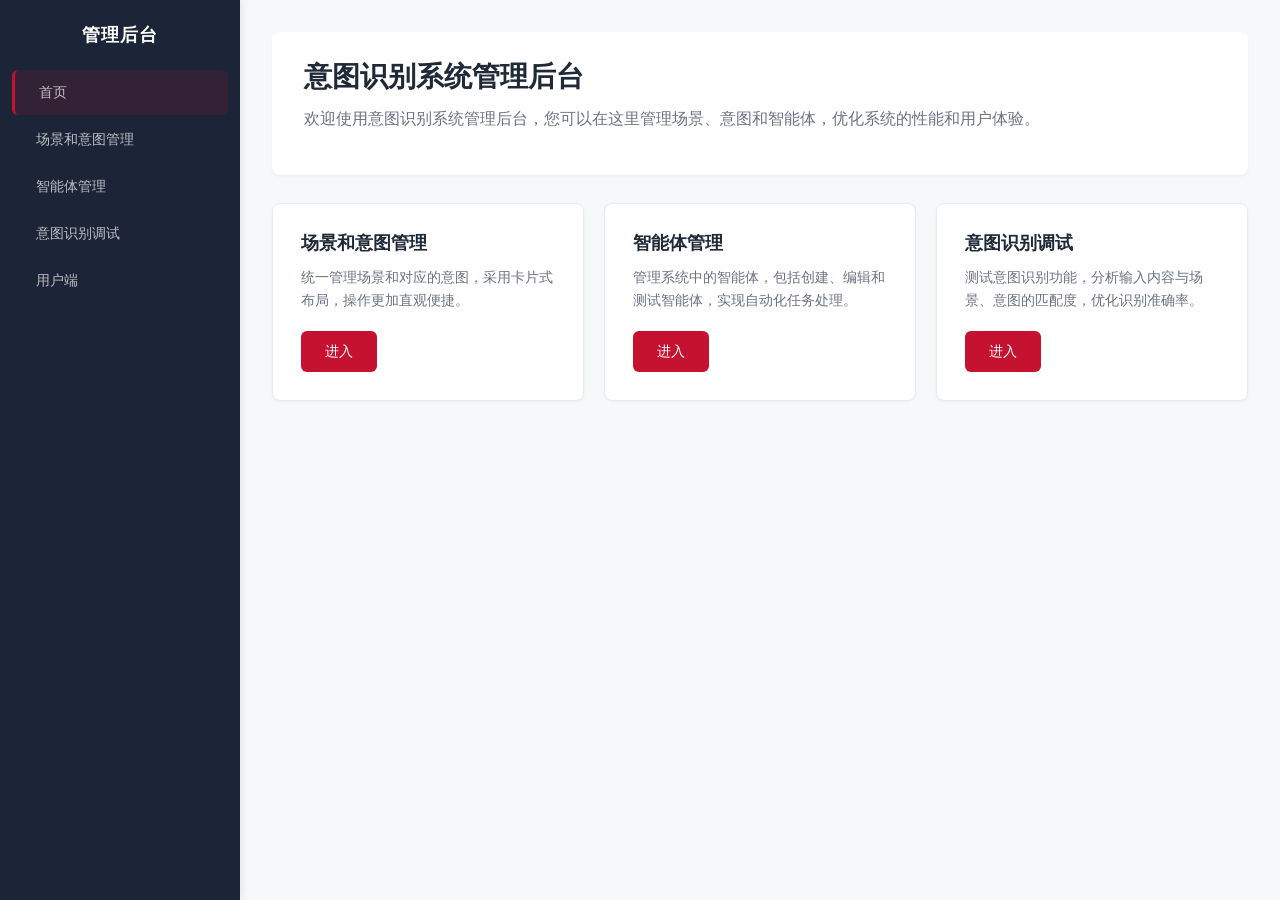
<file: templates/admin/index.html>
<!DOCTYPE html>
<html lang="zh-CN">
<head>
    <meta charset="UTF-8">
    <meta name="viewport" content="width=device-width, initial-scale=1.0">
    <title>意图识别系统管理后台</title>
    <link href="https://cdn.jsdelivr.net/npm/bootstrap@5.3.0/dist/css/bootstrap.min.css" rel="stylesheet">
    <script src="https://cdn.jsdelivr.net/npm/bootstrap@5.3.0/dist/js/bootstrap.bundle.min.js"></script>
    <style>
        * {
            margin: 0;
            padding: 0;
            box-sizing: border-box;
        }
        body {
            font-family: -apple-system, BlinkMacSystemFont, 'Segoe UI', Roboto, 'PingFang SC', 'Microsoft YaHei', sans-serif;
        }
        .sidebar {
            height: 100vh;
            position: fixed;
            top: 0;
            left: 0;
            width: 240px;
            background: #1B2537;
            color: white;
            padding-top: 24px;
            box-shadow: 2px 0 8px rgba(0,0,0,0.08);
            transition: all 0.2s ease;
            z-index: 100;
        }
        .sidebar h3 {
            font-weight: 600;
            font-size: 1.15rem;
            margin-bottom: 32px;
            letter-spacing: 1px;
        }
        .sidebar a {
            color: rgba(255,255,255,0.7);
            text-decoration: none;
            display: block;
            padding: 12px 24px;
            margin: 2px 12px;
            border-radius: 6px;
            transition: all 0.2s ease;
            font-weight: 400;
            font-size: 14px;
        }
        .sidebar a:hover {
            background-color: rgba(255,255,255,0.06);
            color: white;
        }
        .content {
            margin-left: 240px;
            padding: 32px;
            background-color: #F7F8FA;
            min-height: 100vh;
        }
        .active {
            background-color: rgba(196, 18, 48, 0.15);
            color: #F87171;
            border-left: 3px solid #C41230;
            border-radius: 0 6px 6px 0;
            margin-left: 0;
            padding-left: 21px;
            font-weight: 500;
        }
        .header-section {
            background: white;
            padding: 28px 32px;
            border-radius: 8px;
            margin-bottom: 28px;
            box-shadow: 0 1px 3px rgba(0,0,0,0.05);
        }
        h1 {
            font-weight: 600;
            color: #1F2937;
            margin-bottom: 12px;
            font-size: 1.75rem;
        }
        .lead {
            color: #6B7280;
            font-size: 1rem;
            line-height: 1.6;
        }
        .card-container {
            display: grid;
            grid-template-columns: repeat(auto-fit, minmax(280px, 1fr));
            gap: 20px;
            margin-top: 28px;
        }
        .card {
            background: white;
            border-radius: 8px;
            border: 1px solid #E8EAED;
            box-shadow: 0 1px 3px rgba(0,0,0,0.04);
            transition: box-shadow 0.2s ease;
            overflow: hidden;
        }
        .card:hover {
            box-shadow: 0 4px 12px rgba(0,0,0,0.08);
        }
        .card-body {
            padding: 28px;
        }
        .card-title {
            font-weight: 600;
            color: #1F2937;
            margin-bottom: 12px;
            font-size: 1.15rem;
        }
        .card-text {
            color: #6B7280;
            line-height: 1.6;
            margin-bottom: 20px;
            font-size: 14px;
        }
        .btn-primary {
            background: #C41230;
            border: none;
            padding: 10px 24px;
            border-radius: 6px;
            font-weight: 500;
            font-size: 14px;
            transition: background-color 0.2s ease, box-shadow 0.2s ease;
        }
        .btn-primary:hover {
            background: #A0102A;
            box-shadow: 0 2px 8px rgba(196, 18, 48, 0.2);
        }
        @media (max-width: 768px) {
            .sidebar {
                width: 100%;
                height: auto;
                position: relative;
            }
            .content {
                margin-left: 0;
                padding: 20px;
            }
            .card-container {
                grid-template-columns: 1fr;
            }
        }
    </style>
</head>
<body>
    <div class="sidebar">
        <h3 class="text-center mb-4">管理后台</h3>
        <a href="/admin" class="active">首页</a>
        <a href="/admin/scene-intent">场景和意图管理</a>
        <a href="/admin/agents">智能体管理</a>
        <a href="/admin/debug">意图识别调试</a>
        <a href="/">用户端</a>
    </div>
    
    <div class="content">
        <div class="header-section">
            <h1>意图识别系统管理后台</h1>
            <p class="lead">欢迎使用意图识别系统管理后台，您可以在这里管理场景、意图和智能体，优化系统的性能和用户体验。</p>
        </div>
        
        <div class="card-container">
            <div class="card">
                <div class="card-body">
                    <h5 class="card-title">场景和意图管理</h5>
                    <p class="card-text">统一管理场景和对应的意图，采用卡片式布局，操作更加直观便捷。</p>
                    <a href="/admin/scene-intent" class="btn btn-primary">进入</a>
                </div>
            </div>
            <div class="card">
                <div class="card-body">
                    <h5 class="card-title">智能体管理</h5>
                    <p class="card-text">管理系统中的智能体，包括创建、编辑和测试智能体，实现自动化任务处理。</p>
                    <a href="/admin/agents" class="btn btn-primary">进入</a>
                </div>
            </div>
            <div class="card">
                <div class="card-body">
                    <h5 class="card-title">意图识别调试</h5>
                    <p class="card-text">测试意图识别功能，分析输入内容与场景、意图的匹配度，优化识别准确率。</p>
                    <a href="/admin/debug" class="btn btn-primary">进入</a>
                </div>
            </div>
        </div>
    </div>
</body>
</html>
</file>
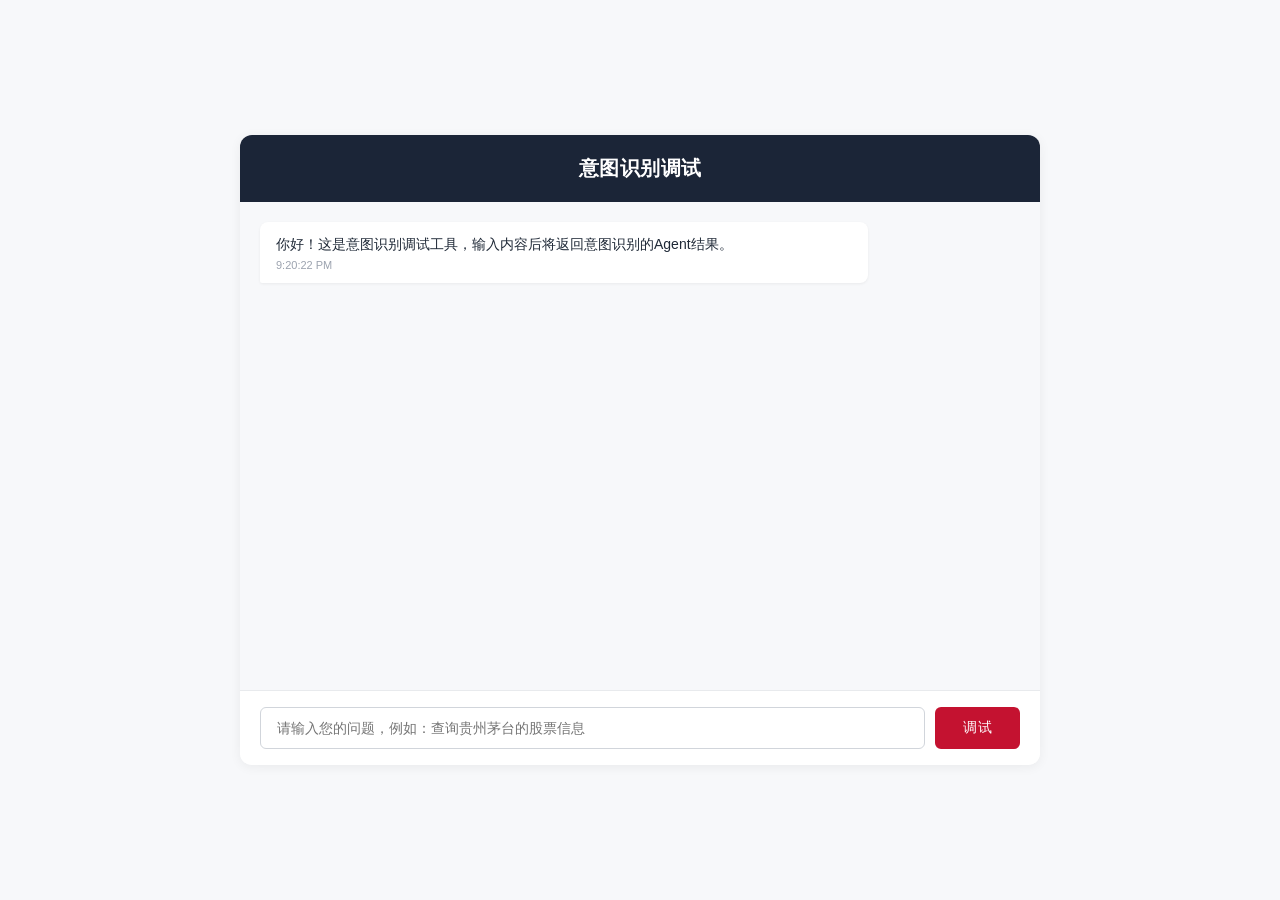
<file: templates/debug.html>
<!DOCTYPE html>
<html lang="zh-CN">
<head>
    <meta charset="UTF-8">
    <meta name="viewport" content="width=device-width, initial-scale=1.0">
    <title>意图识别调试</title>
    <style>
        * {
            margin: 0;
            padding: 0;
            box-sizing: border-box;
        }

        body {
            font-family: -apple-system, BlinkMacSystemFont, 'Segoe UI', Roboto, 'PingFang SC', 'Microsoft YaHei', sans-serif;
            background: #F7F8FA;
            min-height: 100vh;
            display: flex;
            justify-content: center;
            align-items: center;
        }

        .container {
            background: white;
            border-radius: 12px;
            box-shadow: 0 2px 12px rgba(0,0,0,0.06);
            width: 100%;
            max-width: 800px;
            height: 70vh;
            display: flex;
            flex-direction: column;
            overflow: hidden;
        }

        .header {
            padding: 20px;
            background: #1B2537;
            color: white;
        }

        h1 {
            text-align: center;
            font-weight: 600;
            font-size: 20px;
            letter-spacing: 0.5px;
        }

        .chat-container {
            flex: 1;
            padding: 20px;
            overflow-y: auto;
            background: #F7F8FA;
        }

        .message {
            margin-bottom: 16px;
            max-width: 80%;
            padding: 12px 16px;
            border-radius: 8px;
            animation: fadeIn 0.3s ease;
        }

        @keyframes fadeIn {
            from { opacity: 0; transform: translateY(8px); }
            to { opacity: 1; transform: translateY(0); }
        }

        .user-message {
            background: #C41230;
            color: white;
            align-self: flex-end;
            margin-left: auto;
            border-bottom-right-radius: 2px;
        }

        .system-message {
            background: white;
            color: #1F2937;
            align-self: flex-start;
            margin-right: auto;
            border-bottom-left-radius: 2px;
            box-shadow: 0 1px 3px rgba(0,0,0,0.06);
        }

        .message-content {
            word-wrap: break-word;
            line-height: 1.5;
            font-size: 14px;
        }

        .message-info {
            font-size: 11px;
            color: #9CA3AF;
            margin-top: 4px;
        }

        .result-container {
            background: #FFF5F5;
            border-left: 3px solid #C41230;
            padding: 14px 16px;
            border-radius: 6px;
            margin: 10px 0;
        }

        .result-item {
            margin: 6px 0;
            padding: 8px 10px;
            background: white;
            border-radius: 4px;
            font-size: 14px;
        }

        .result-label {
            font-weight: 600;
            color: #9E0F28;
            margin-right: 8px;
        }

        .input-section {
            padding: 16px 20px;
            background: white;
            border-top: 1px solid #E8EAED;
        }

        .input-container {
            display: flex;
            gap: 10px;
        }

        input {
            flex: 1;
            padding: 12px 16px;
            border: 1px solid #D1D5DB;
            border-radius: 6px;
            font-size: 14px;
            font-family: inherit;
            transition: border-color 0.2s ease, box-shadow 0.2s ease;
        }

        input:focus {
            outline: none;
            border-color: #C41230;
            box-shadow: 0 0 0 3px rgba(196, 18, 48, 0.08);
        }

        button {
            padding: 0 28px;
            background: #C41230;
            color: white;
            border: none;
            border-radius: 6px;
            font-size: 14px;
            font-weight: 500;
            cursor: pointer;
            transition: background-color 0.2s ease, box-shadow 0.2s ease;
            letter-spacing: 0.5px;
        }

        button:hover {
            background: #A0102A;
            box-shadow: 0 2px 8px rgba(196, 18, 48, 0.2);
        }

        button:active {
            background: #8E0E25;
        }

        .loading-container {
            display: none;
            padding: 20px;
            background: #F7F8FA;
            border-radius: 8px;
            margin: 10px 0;
            text-align: center;
        }

        .loading-spinner {
            display: inline-block;
            width: 36px;
            height: 36px;
            border: 2px solid #E8EAED;
            border-top: 2px solid #C41230;
            border-radius: 50%;
            animation: spin 0.8s linear infinite;
            margin-bottom: 10px;
        }

        @keyframes spin {
            0% { transform: rotate(0deg); }
            100% { transform: rotate(360deg); }
        }

        .loading-text {
            color: #6B7280;
            font-size: 13px;
        }

        @media (max-width: 768px) {
            .container {
                margin: 10px;
                height: 80vh;
            }

            .header {
                padding: 15px;
            }

            h1 {
                font-size: 18px;
            }

            .chat-container {
                padding: 15px;
            }

            .input-section {
                padding: 12px 15px;
            }
        }
    </style>
</head>
<body>
    <div class="container">
        <div class="header">
            <h1>意图识别调试</h1>
        </div>
        
        <div class="chat-container" id="chatContainer">
            <!-- 消息将在这里动态添加 -->
        </div>
        
        <div class="input-section">
            <div class="input-container">
                <input id="userInput" placeholder="请输入您的问题，例如：查询贵州茅台的股票信息" />
                <button onclick="debugIntent()">调试</button>
            </div>
        </div>
        
        <div id="loading" class="loading-container">
            <div class="loading-spinner"></div>
            <div class="loading-text" id="loadingText">正在识别...</div>
        </div>
    </div>
    
    <script>
        function addMessage(message, isUser = false) {
            const chatContainer = document.getElementById('chatContainer');
            const messageDiv = document.createElement('div');
            messageDiv.className = isUser ? 'message user-message' : 'message system-message';
            messageDiv.innerHTML = `
                <div class="message-content">${message}</div>
                <div class="message-info">${new Date().toLocaleTimeString()}</div>
            `;
            chatContainer.appendChild(messageDiv);
            chatContainer.scrollTop = chatContainer.scrollHeight;
        }
        
        function addResult(result) {
            const chatContainer = document.getElementById('chatContainer');
            const resultDiv = document.createElement('div');
            resultDiv.className = 'result-container';
            
            let resultHTML = `
                <div class="result-item"><span class="result-label">场景:</span>${result.scene_name || '无'}</div>
                <div class="result-item"><span class="result-label">意图:</span>${result.intent_name || '无'}</div>
                <div class="result-item"><span class="result-label">Agent:</span>${result.agent_name || result.agent || '无'}</div>
                <div class="result-item"><span class="result-label">识别方法:</span>${result.recognition_method === 'embedding' ? 'Embedding向量匹配' : 'LLM推理'}</div>
                <div class="result-item"><span class="result-label">置信度:</span>${result.confidence ? result.confidence.toFixed(2) + '%' : '无'}</div>
            `;
            
            resultDiv.innerHTML = resultHTML;
            chatContainer.appendChild(resultDiv);
            chatContainer.scrollTop = chatContainer.scrollHeight;
        }
        
        function debugIntent() {
            const userInput = document.getElementById('userInput').value.trim();
            
            if (!userInput) {
                alert('请输入内容');
                return;
            }
            
            // 添加用户消息
            addMessage(userInput, true);
            
            // 清空输入框
            document.getElementById('userInput').value = '';
            
            // 显示加载状态
            document.getElementById('loading').style.display = 'block';
            document.getElementById('loadingText').textContent = '正在分析意图...';
            
            // 发送请求
            fetch('/api/debug/recognize', {
                method: 'POST',
                headers: {
                    'Content-Type': 'application/json'
                },
                body: JSON.stringify({ input: userInput })
            })
            .then(response => response.json())
            .then(data => {
                document.getElementById('loading').style.display = 'none';
                if (data.code === 200) {
                    addResult(data.data || {});
                } else {
                    addMessage(`识别失败：${data.msg}`, false);
                }
            })
            .catch(error => {
                document.getElementById('loading').style.display = 'none';
                addMessage(`请求失败：${error.message}`, false);
            });
        }
        
        // 按Enter键发送消息
        document.getElementById('userInput').addEventListener('keypress', function(e) {
            if (e.key === 'Enter') {
                debugIntent();
            }
        });
        
        // 初始化欢迎消息
        window.onload = function() {
            addMessage('你好！这是意图识别调试工具，输入内容后将返回意图识别的Agent结果。', false);
        };
    </script>
</body>
</html>
</file>
